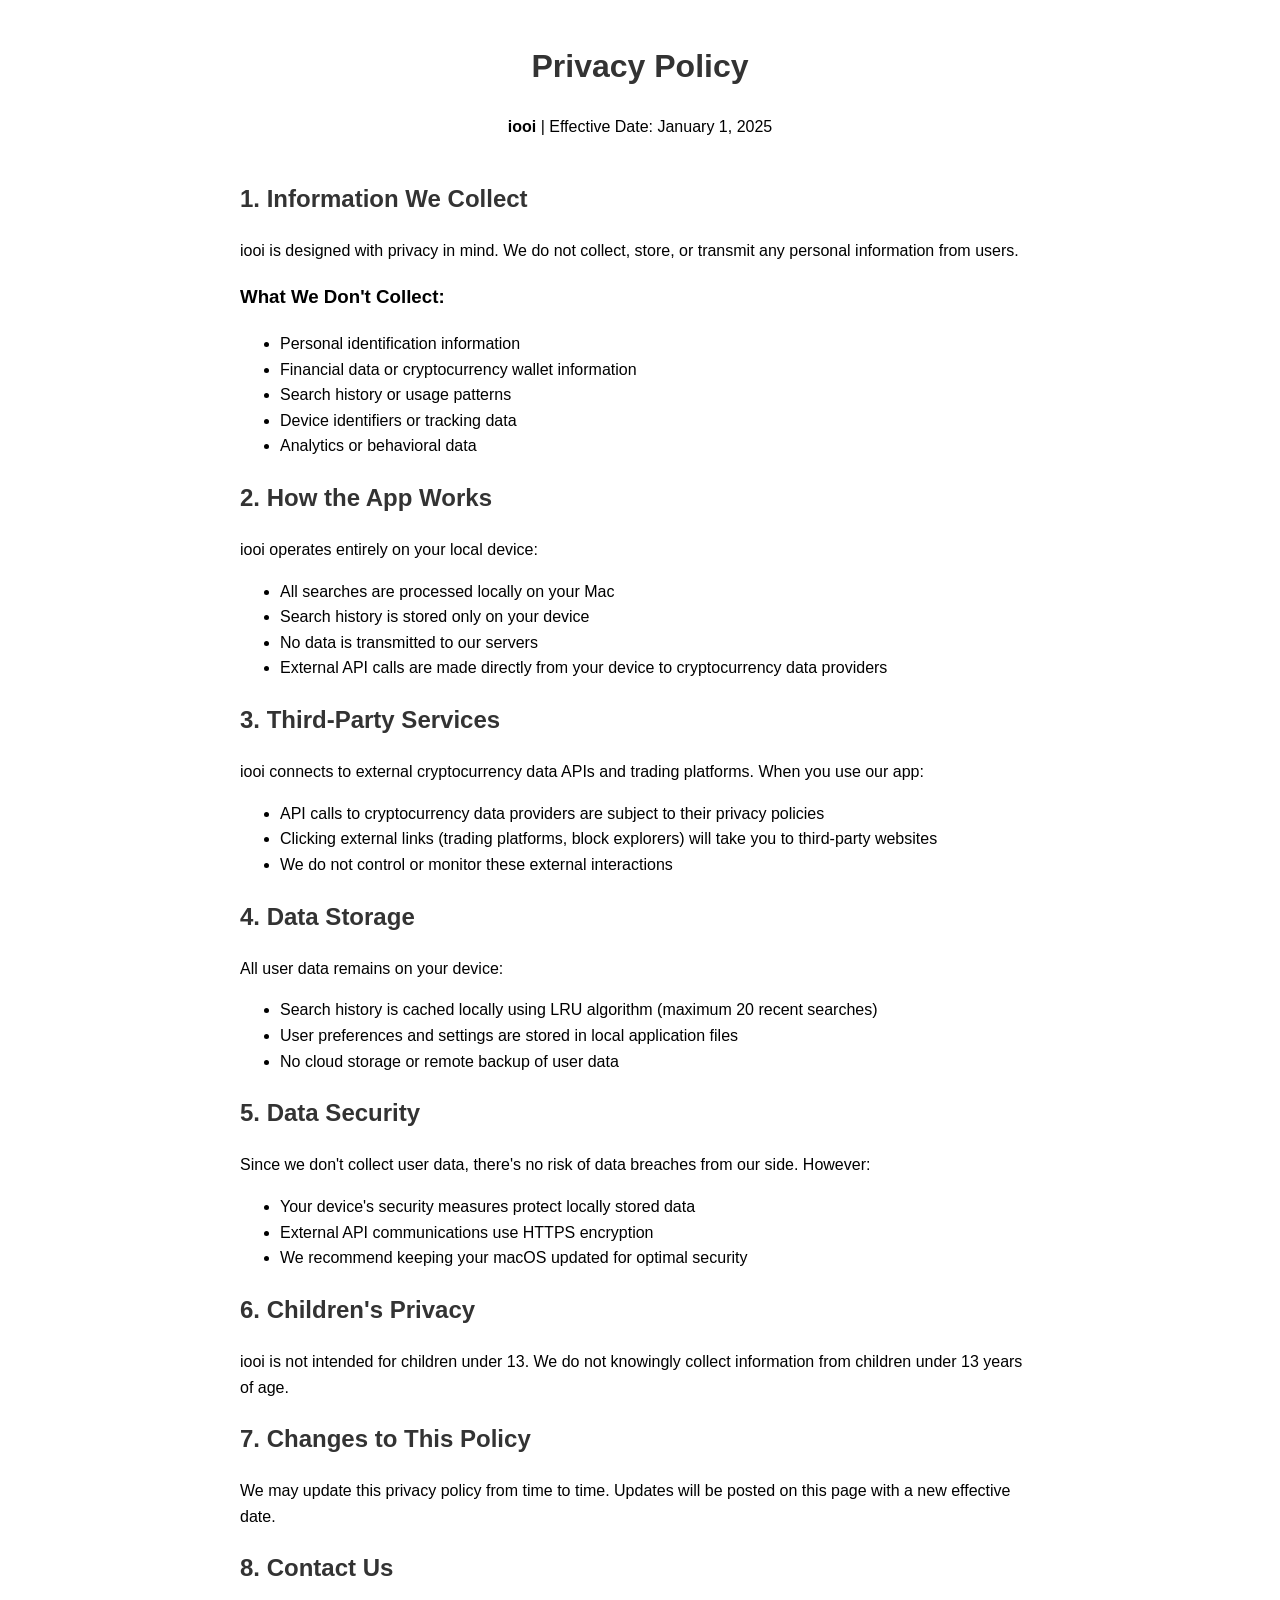
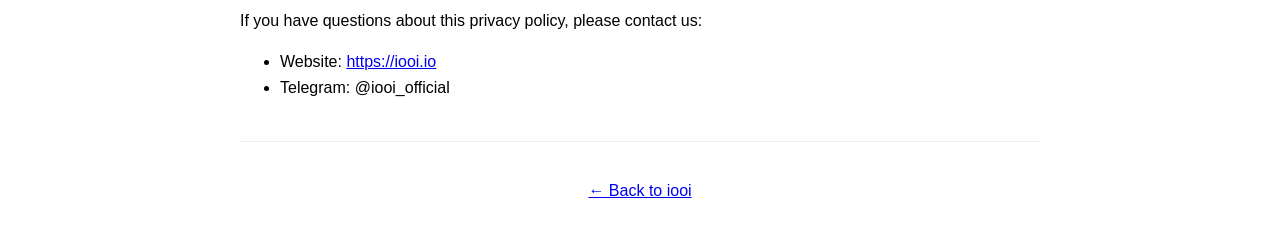
<file: privacy.html>
<!DOCTYPE html>
<html lang="en">
<head>
    <meta charset="UTF-8">
    <meta name="viewport" content="width=device-width, initial-scale=1.0">
    <title>Privacy Policy - iooi</title>
    <style>
        body { font-family: -apple-system, BlinkMacSystemFont, sans-serif; max-width: 800px; margin: 0 auto; padding: 20px; line-height: 1.6; }
        h1, h2 { color: #333; }
        .header { text-align: center; margin-bottom: 40px; }
    </style>
</head>
<body>
    <div class="header">
        <h1>Privacy Policy</h1>
        <p><strong>iooi</strong> | Effective Date: January 1, 2025</p>
    </div>

    <h2>1. Information We Collect</h2>
    <p>iooi is designed with privacy in mind. We do not collect, store, or transmit any personal information from users.</p>
    
    <h3>What We Don't Collect:</h3>
    <ul>
        <li>Personal identification information</li>
        <li>Financial data or cryptocurrency wallet information</li>
        <li>Search history or usage patterns</li>
        <li>Device identifiers or tracking data</li>
        <li>Analytics or behavioral data</li>
    </ul>

    <h2>2. How the App Works</h2>
    <p>iooi operates entirely on your local device:</p>
    <ul>
        <li>All searches are processed locally on your Mac</li>
        <li>Search history is stored only on your device</li>
        <li>No data is transmitted to our servers</li>
        <li>External API calls are made directly from your device to cryptocurrency data providers</li>
    </ul>

    <h2>3. Third-Party Services</h2>
    <p>iooi connects to external cryptocurrency data APIs and trading platforms. When you use our app:</p>
    <ul>
        <li>API calls to cryptocurrency data providers are subject to their privacy policies</li>
        <li>Clicking external links (trading platforms, block explorers) will take you to third-party websites</li>
        <li>We do not control or monitor these external interactions</li>
    </ul>

    <h2>4. Data Storage</h2>
    <p>All user data remains on your device:</p>
    <ul>
        <li>Search history is cached locally using LRU algorithm (maximum 20 recent searches)</li>
        <li>User preferences and settings are stored in local application files</li>
        <li>No cloud storage or remote backup of user data</li>
    </ul>

    <h2>5. Data Security</h2>
    <p>Since we don't collect user data, there's no risk of data breaches from our side. However:</p>
    <ul>
        <li>Your device's security measures protect locally stored data</li>
        <li>External API communications use HTTPS encryption</li>
        <li>We recommend keeping your macOS updated for optimal security</li>
    </ul>

    <h2>6. Children's Privacy</h2>
    <p>iooi is not intended for children under 13. We do not knowingly collect information from children under 13 years of age.</p>

    <h2>7. Changes to This Policy</h2>
    <p>We may update this privacy policy from time to time. Updates will be posted on this page with a new effective date.</p>

    <h2>8. Contact Us</h2>
    <p>If you have questions about this privacy policy, please contact us:</p>
    <ul>
        <li>Website: <a href="https://iooi.io">https://iooi.io</a></li>
        <li>Telegram: @iooi_official</li>
    </ul>

    <div style="text-align: center; margin-top: 40px; padding-top: 20px; border-top: 1px solid #eee;">
        <p><a href="https://iooi.io">← Back to iooi</a></p>
    </div>
</body>
</html>
</file>
